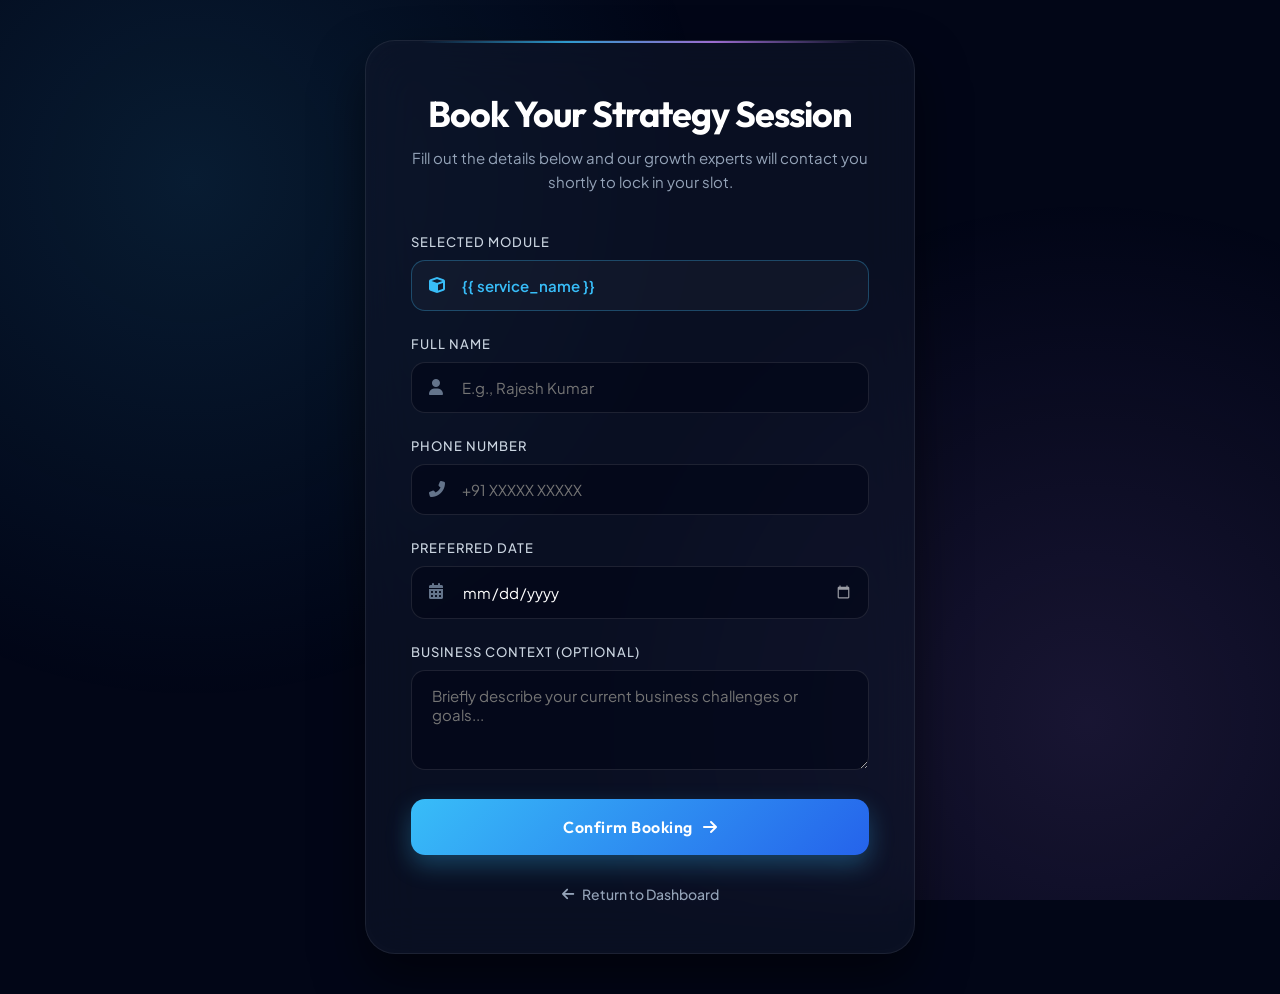
<file: templates/booking.html>
<!DOCTYPE html>
<html lang="en">
<head>
    <meta charset="UTF-8">
    <meta name="viewport" content="width=device-width, initial-scale=1.0">
    <title>Book a Service - DigitalGrowth Hub</title>
    
    <link href="https://fonts.googleapis.com/css2?family=Outfit:wght@300;400;500;600;700&family=Plus+Jakarta+Sans:wght@400;500;600&display=swap" rel="stylesheet">
    <link rel="stylesheet" href="https://cdnjs.cloudflare.com/ajax/libs/font-awesome/6.4.2/css/all.min.css">

    <style>
        /* --- GLOBAL RESET --- */
        * {
            margin: 0; padding: 0; box-sizing: border-box; scroll-behavior: smooth;
        }

        :root {
            --bg-deep: #020617; 
            --primary-glow: #38bdf8; 
            --accent-glow: #c084fc; 
            --text-main: #f8fafc;
            --text-muted: #94a3b8;
            --input-bg: rgba(2, 6, 23, 0.6);
        }

        body {
            color: var(--text-main);
            background: var(--bg-deep);
            font-family: 'Plus Jakarta Sans', sans-serif;
            display: flex;
            justify-content: center;
            align-items: center;
            min-height: 100vh;
            padding: 40px 20px;
            position: relative;
            overflow-x: hidden;
        }

        h1, h2, h3 { font-family: 'Outfit', sans-serif; }

        /* --- PREMIUM BACKGROUND GLOW ORBS --- */
        .bg-orbs {
            position: fixed; top: 0; left: 0; width: 100%; height: 100%;
            z-index: -1; pointer-events: none; overflow: hidden;
            background: radial-gradient(circle at 15% 20%, rgba(56, 189, 248, 0.12) 0%, transparent 40%),
                        radial-gradient(circle at 85% 80%, rgba(192, 132, 252, 0.12) 0%, transparent 40%);
        }

        /* --- BOOKING CARD (GLASSMORPHISM) --- */
        .booking-container {
            background: rgba(15, 23, 42, 0.6);
            backdrop-filter: blur(25px);
            -webkit-backdrop-filter: blur(25px);
            border: 1px solid rgba(255, 255, 255, 0.08);
            padding: 50px 45px;
            border-radius: 30px;
            width: 100%;
            max-width: 550px;
            position: relative;
            box-shadow: 0 25px 50px rgba(0, 0, 0, 0.5), inset 0 0 20px rgba(255, 255, 255, 0.02);
            animation: formFadeIn 0.8s cubic-bezier(0.16, 1, 0.3, 1) forwards;
        }

        @keyframes formFadeIn {
            from { opacity: 0; transform: translateY(30px); }
            to { opacity: 1; transform: translateY(0); }
        }

        /* Top Glowing Edge */
        .booking-container::before {
            content: ''; position: absolute; top: 0; left: 10%; width: 80%; height: 2px;
            background: linear-gradient(90deg, transparent, var(--primary-glow), var(--accent-glow), transparent);
            opacity: 0.8;
        }

        .header-text { text-align: center; margin-bottom: 40px; }
        
        .header-text h2 {
            color: #fff; font-size: 36px; font-weight: 700; margin-bottom: 10px; letter-spacing: -1px;
        }
        
        .header-text p { color: var(--text-muted); font-size: 15px; line-height: 1.6; }

        /* --- INPUT FIELDS DESIGN --- */
        .input-group { margin-bottom: 25px; position: relative; }

        .input-group label {
            display: block; margin-bottom: 10px; color: #cbd5e1;
            font-weight: 500; font-size: 13px; text-transform: uppercase; letter-spacing: 1px;
        }

        .input-icon {
            position: absolute; left: 18px; top: 43px;
            color: #64748b; font-size: 16px; transition: 0.3s;
        }

        .input-group input, .input-group textarea {
            width: 100%; padding: 15px 15px 15px 50px;
            border: 1px solid rgba(255, 255, 255, 0.1); border-radius: 14px;
            outline: none; font-size: 15px; color: #fff;
            background-color: var(--input-bg);
            transition: all 0.3s ease; font-family: 'Plus Jakarta Sans', sans-serif;
        }

        .input-group textarea { padding: 15px 20px; resize: vertical; min-height: 100px; }

        /* Focus Effects */
        .input-group input:focus, .input-group textarea:focus {
            border-color: var(--primary-glow);
            background-color: rgba(2, 6, 23, 0.9);
            box-shadow: 0 0 15px rgba(56, 189, 248, 0.2);
        }

        .input-group input:focus + .input-icon { color: var(--primary-glow); }

        /* Readonly field (Selected Service) */
        .input-group input[readonly] {
            background-color: rgba(255, 255, 255, 0.03);
            color: var(--primary-glow);
            border-color: rgba(56, 189, 248, 0.3);
            cursor: not-allowed; font-weight: 600;
        }
        
        .input-group input[readonly] + .input-icon { color: var(--primary-glow); }

        /* Date Picker Customization */
        input[type="date"]::-webkit-calendar-picker-indicator {
            filter: invert(1); cursor: pointer; opacity: 0.6; transition: 0.3s;
        }
        input[type="date"]::-webkit-calendar-picker-indicator:hover { opacity: 1; }

        /* --- SUBMIT BUTTON --- */
        .book-btn {
            width: 100%; padding: 18px; margin-top: 15px;
            background: linear-gradient(135deg, var(--primary-glow) 0%, #2563eb 100%);
            color: white; border: none; border-radius: 14px;
            cursor: pointer; font-size: 16px; font-weight: 600; font-family: 'Outfit', sans-serif;
            letter-spacing: 0.5px; transition: all 0.3s ease;
            box-shadow: 0 10px 25px rgba(56, 189, 248, 0.3);
            display: flex; justify-content: center; align-items: center; gap: 10px;
        }

        .book-btn:hover {
            transform: translateY(-3px);
            box-shadow: 0 15px 35px rgba(56, 189, 248, 0.5);
            background: linear-gradient(135deg, #7dd3fc 0%, #3b82f6 100%);
        }

        /* --- BACK LINK --- */
        .back-link {
            display: flex; justify-content: center; align-items: center; gap: 8px;
            margin-top: 30px; color: var(--text-muted); text-decoration: none;
            font-size: 14px; font-weight: 500; transition: 0.3s;
        }

        .back-link:hover { color: #fff; }

        /* --- RESPONSIVE --- */
        @media (max-width: 600px) {
            .booking-container { padding: 40px 25px; }
            .header-text h2 { font-size: 30px; }
        }
    </style>
</head>
<body>

    <div class="bg-orbs"></div>

    <div class="booking-container">
        <div class="header-text">
            <h2>Book Your Strategy Session</h2>
            <p>Fill out the details below and our growth experts will contact you shortly to lock in your slot.</p>
        </div>
        
        <form method="POST" action="/book">
            
            <div class="input-group">
                <label for="serviceName">Selected Module</label>
                <input type="text" id="serviceName" name="serviceName" value="{{ service_name }}" readonly required>
                <i class="fas fa-cube input-icon"></i>
            </div>
            
            <div class="input-group">
                <label for="name">Full Name</label>
                <input type="text" id="name" name="name" placeholder="E.g., Rajesh Kumar" required>
                <i class="fas fa-user input-icon"></i>
            </div>
            
            <div class="input-group">
                <label for="phone">Phone Number</label>
                <input type="tel" id="phone" name="phone" placeholder="+91 XXXXX XXXXX" required>
                <i class="fas fa-phone-alt input-icon"></i>
            </div>

            <div class="input-group">
                <label for="date">Preferred Date</label>
                <input type="date" id="date" name="date" required>
                <i class="fas fa-calendar-alt input-icon"></i>
            </div>

            <div class="input-group">
                <label for="message">Business Context (Optional)</label>
                <textarea id="message" name="message" placeholder="Briefly describe your current business challenges or goals..."></textarea>
            </div>
            
            <button type="submit" class="book-btn">Confirm Booking <i class="fas fa-arrow-right"></i></button>
            
            <a href="/" class="back-link"><i class="fas fa-arrow-left"></i> Return to Dashboard</a>
        </form>
    </div>

</body>
</html>
</file>
